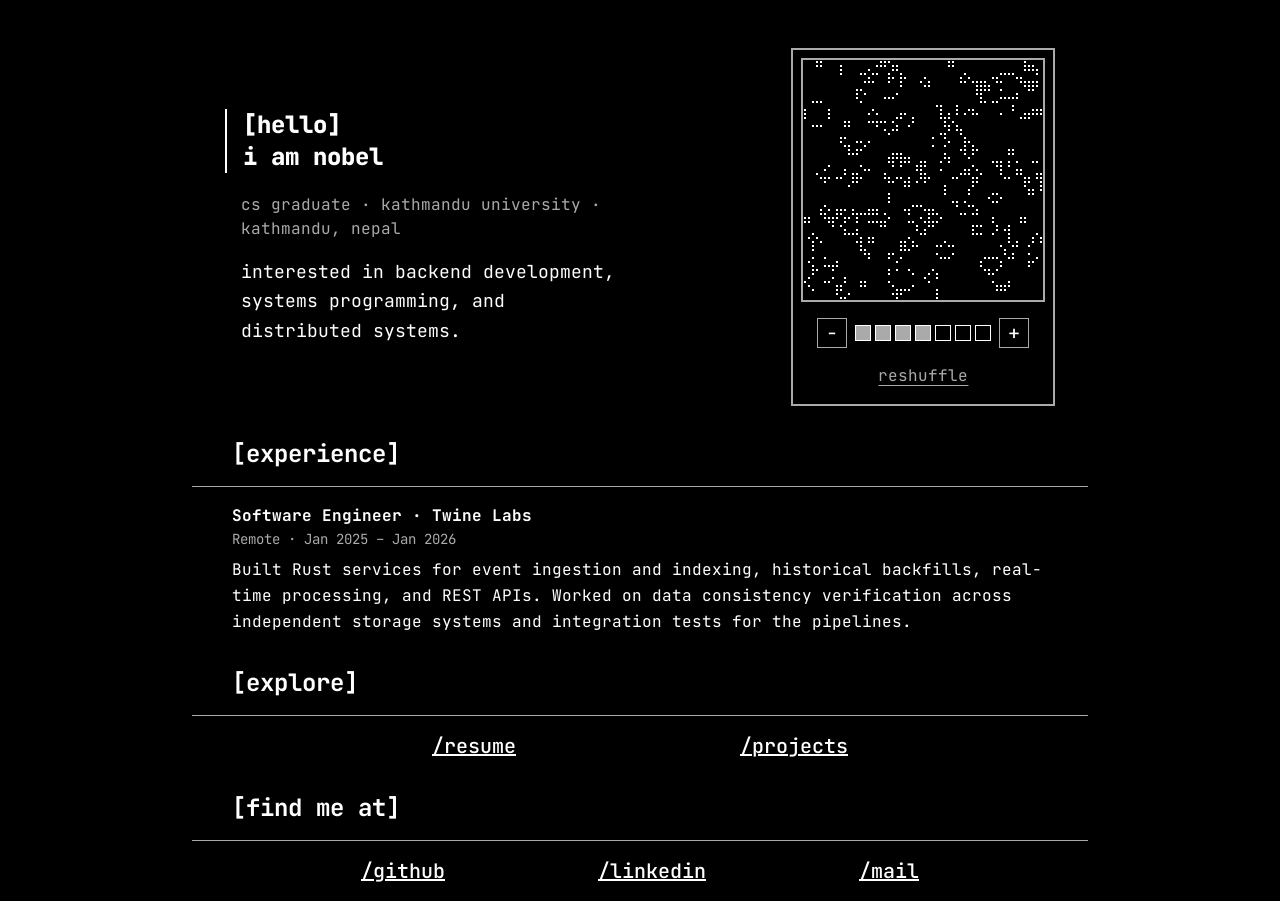
<file: index.html>
<!doctype html>
<html lang="en">
  <head>
    <meta charset="utf-8" />
    <meta name="viewport" content="width=device-width, initial-scale=1" />
    <link rel="apple-touch-icon" sizes="180x180" href="/apple-touch-icon.png" />
    <link rel="icon" type="image/png" sizes="32x32" href="/favicon-32x32.png" />
    <link rel="icon" type="image/png" sizes="16x16" href="/favicon-16x16.png" />
    <link rel="manifest" href="/site.webmanifest" />
    
		<link href="./_app/immutable/assets/0.D-eF9r41.css" rel="stylesheet">
		<link href="./_app/immutable/assets/2.BIlFxeUK.css" rel="stylesheet">
		<link rel="modulepreload" href="./_app/immutable/entry/start.cBkNf4xM.js">
		<link rel="modulepreload" href="./_app/immutable/chunks/entry.DOAYO4Rx.js">
		<link rel="modulepreload" href="./_app/immutable/chunks/scheduler.CtbWrGNo.js">
		<link rel="modulepreload" href="./_app/immutable/entry/app.CWDey1zh.js">
		<link rel="modulepreload" href="./_app/immutable/chunks/index.BZNJAEdk.js">
		<link rel="modulepreload" href="./_app/immutable/nodes/0.DpELvcAu.js">
		<link rel="modulepreload" href="./_app/immutable/nodes/2.CsKT40RC.js">
		<link rel="modulepreload" href="./_app/immutable/chunks/each.D6YF6ztN.js">
		<link rel="modulepreload" href="./_app/immutable/chunks/Footer.WwwM19PL.js"><title>Nobel Singh | Software Engineer</title><!-- HEAD_svelte-qsj3fe_START --><link rel="preconnect" href="https://fonts.googleapis.com"><link rel="preconnect" href="https://fonts.gstatic.com" crossorigin><link href="https://fonts.googleapis.com/css2?family=JetBrains+Mono:ital,wght@0,100..800;1,100..800&display=swap" rel="stylesheet"><!-- HEAD_svelte-qsj3fe_END --><!-- HEAD_svelte-g7r26v_START --><meta name="description" content="Nobel Singh, a computer science graduate from Kathmandu University working on backend services, storage engines, distributed systems, and compilers."><!-- HEAD_svelte-g7r26v_END -->
  </head>

  <body data-sveltekit-preload-data="hover">
    <div style="display: contents">    <main class="min-h-screen max-w-4xl mx-auto flex flex-col justify-evenly"><header class="flex flex-col md:flex-row md:items-center justify-evenly p-4 pt-12 md:pl-4 gap-4 md:gap-8"><div class="w-full md:max-w-[60%]"><h1 class="border-l-2 border-primary pl-4 text-4xl font-extrabold md:text-2xl whitespace-pre-line">[hello]
i am nobel</h1> <div class="mt-5 pl-4 max-w-md space-y-4" data-svelte-h="svelte-a7p6u6"><p class="text-sm sm:text-base text-alt leading-relaxed">cs graduate · kathmandu university · kathmandu, nepal</p> <p class="text-lg leading-relaxed [text-wrap:pretty]">interested in backend development, systems programming, and distributed
        systems.</p></div></div> <div class="border-2 border-alt p-1 md:p-2 flex justify-center md:justify-start"><div><a href="https://en.wikipedia.org/wiki/Conway%27s_Game_of_Life" target="_blank" rel="noreferrer" class="grid border-2 border-alt focus-visible:outline focus-visible:outline-2 focus-visible:outline-offset-4 focus-visible:outline-primary" aria-label="Read about Conway's Game of Life on Wikipedia (opens in a new tab)" title="Conway's Game of Life — Wikipedia"><div aria-hidden="true"></div></a> <div class="flex items-center justify-center gap-2 mt-4"><button type="button" aria-label="Decrease simulation speed" class="px-2 bg-background text-primary border border-alt text-xl disabled:opacity-40" >-</button> <div class="flex gap-1" role="img" aria-label="Simulation speed: 4 of 7"><span class="w-4 h-4 border border-primary bg-alt"></span><span class="w-4 h-4 border border-primary bg-alt"></span><span class="w-4 h-4 border border-primary bg-alt"></span><span class="w-4 h-4 border border-primary bg-alt"></span><span class="w-4 h-4 border border-primary"></span><span class="w-4 h-4 border border-primary"></span><span class="w-4 h-4 border border-primary"></span></div> <button type="button" aria-label="Increase simulation speed" class="px-2 bg-background text-primary border border-alt text-xl disabled:opacity-40" >+</button></div> <div class="flex justify-center mt-2"><button type="button" class="text-alt underline underline-offset-4 hover:text-primary focus-visible:outline focus-visible:outline-offset-4 focus-visible:outline-primary px-2 py-2" data-svelte-h="svelte-rs10h8">reshuffle</button></div> </div></div></header> <section data-svelte-h="svelte-gqgwi8"><h2 class="text-2xl font-bold p-4 pl-10">[experience]</h2> <hr class="border-0 border-t border-alt"> <div class="px-6 md:px-10 py-4 leading-relaxed"><h3 class="font-bold">Software Engineer · Twine Labs</h3> <p class="text-sm text-alt">Remote · Jan 2025 – Jan 2026</p> <p class="mt-2">Built Rust services for event ingestion and indexing, historical
        backfills, real-time processing, and REST APIs. Worked on data
        consistency verification across independent storage systems and
        integration tests for the pipelines.</p></div></section> <section class="" data-svelte-h="svelte-mq4kr3"><h2 class="text-2xl font-bold p-4 pl-10">[explore]</h2> <hr class="border-0 border-t border-alt"> <nav class="flex justify-evenly items-center content-center md:text-xl sm:text-base p-4"><a class="font-medium" href="/nobel_singh_resume.pdf"><u>/resume</u></a> <a class="font-medium" href="/projects/"><u>/projects</u></a></nav></section> <footer class="" data-svelte-h="svelte-aiw6xn"><h2 class="text-2xl font-bold p-4 pl-10">[find me at]</h2> <hr class="border-0 border-t border-alt"> <nav class="flex justify-evenly items-center content-center md:text-xl sm:text-base p-4"><a class="font-medium" href="https://github.com/nobel-sh"><u>/github</u></a> <a class="font-medium" href="https://linkedin.com/in/nobel-singh"><u>/linkedin</u></a> <a class="font-medium" href="mailto:nobel2073@gmail.com"><u>/mail</u></a></nav></footer></main> 
			
			<script>
				{
					__sveltekit_1fxkzw4 = {
						base: new URL(".", location).pathname.slice(0, -1)
					};

					const element = document.currentScript.parentElement;

					const data = [null,null];

					Promise.all([
						import("./_app/immutable/entry/start.cBkNf4xM.js"),
						import("./_app/immutable/entry/app.CWDey1zh.js")
					]).then(([kit, app]) => {
						kit.start(app, element, {
							node_ids: [0, 2],
							data,
							form: null,
							error: null
						});
					});
				}
			</script>
		</div>
  </body>
</html>
</file>
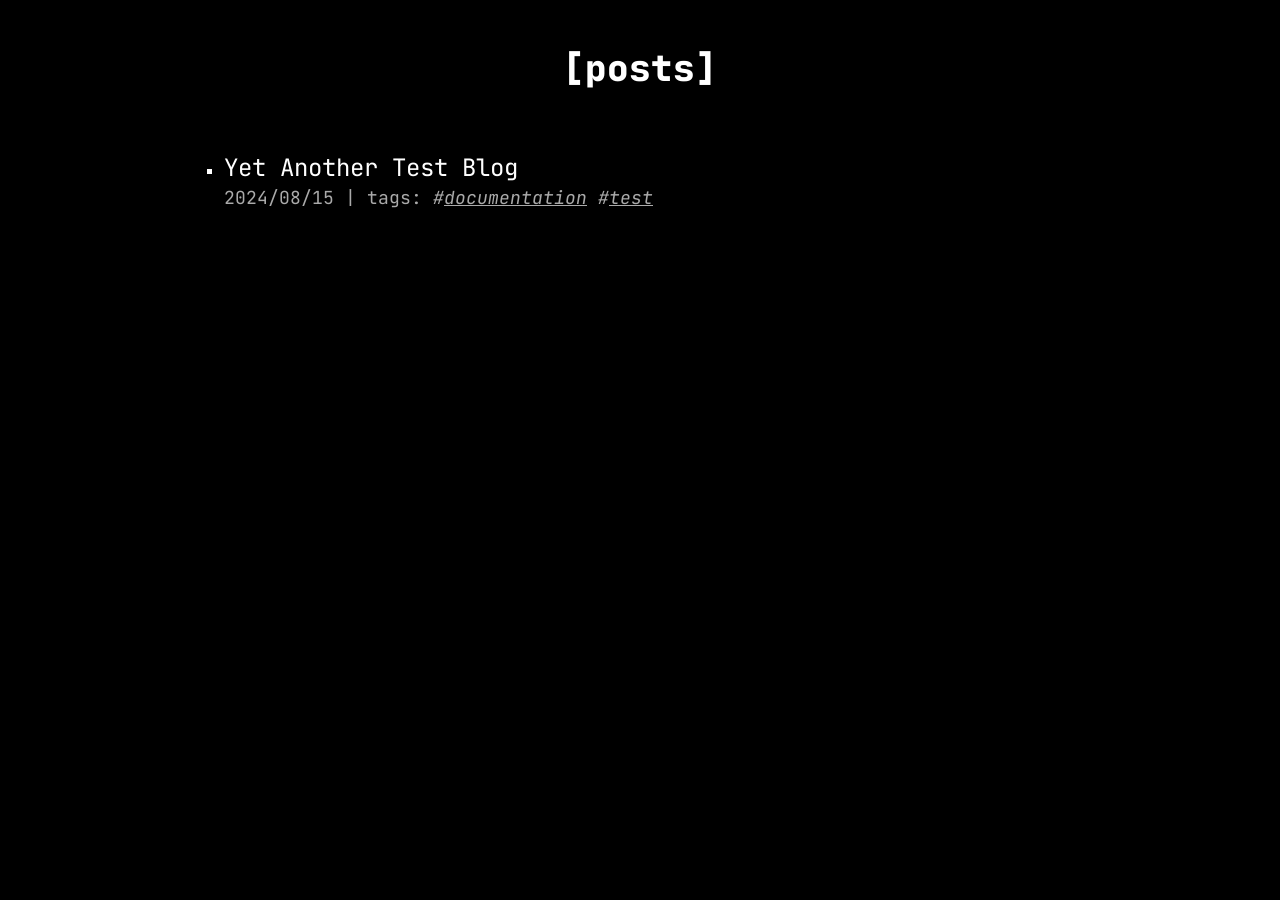
<file: blog/index.html>
<!doctype html>
<html lang="en">
  <head>
    <meta charset="utf-8" />
    <meta name="viewport" content="width=device-width, initial-scale=1" />
    <link rel="apple-touch-icon" sizes="180x180" href="/apple-touch-icon.png" />
    <link rel="icon" type="image/png" sizes="32x32" href="/favicon-32x32.png" />
    <link rel="icon" type="image/png" sizes="16x16" href="/favicon-16x16.png" />
    <link rel="manifest" href="/site.webmanifest" />
    
		<link href="../_app/immutable/assets/0.D-eF9r41.css" rel="stylesheet">
		<link rel="modulepreload" href="../_app/immutable/entry/start.cBkNf4xM.js">
		<link rel="modulepreload" href="../_app/immutable/chunks/entry.DOAYO4Rx.js">
		<link rel="modulepreload" href="../_app/immutable/chunks/scheduler.CtbWrGNo.js">
		<link rel="modulepreload" href="../_app/immutable/entry/app.CWDey1zh.js">
		<link rel="modulepreload" href="../_app/immutable/chunks/index.BZNJAEdk.js">
		<link rel="modulepreload" href="../_app/immutable/nodes/0.DpELvcAu.js">
		<link rel="modulepreload" href="../_app/immutable/nodes/3.BaE4-CZP.js">
		<link rel="modulepreload" href="../_app/immutable/chunks/each.D6YF6ztN.js"><!-- HEAD_svelte-qsj3fe_START --><link rel="preconnect" href="https://fonts.googleapis.com"><link rel="preconnect" href="https://fonts.gstatic.com" crossorigin><link href="https://fonts.googleapis.com/css2?family=JetBrains+Mono:ital,wght@0,100..800;1,100..800&display=swap" rel="stylesheet"><!-- HEAD_svelte-qsj3fe_END -->
  </head>

  <body data-sveltekit-preload-data="hover">
    <div style="display: contents">   <main class="min-h-screen p-4 font-mono"><div class="max-w-4xl mx-auto"><h1 class="text-4xl font-extrabold text-center m-8" data-svelte-h="svelte-93sq96">[posts]</h1> <p class="text-xl p-4" data-svelte-h="svelte-d7s3ep">Loading posts...</p></div></main> 
			
			<script>
				{
					__sveltekit_1fxkzw4 = {
						base: new URL("..", location).pathname.slice(0, -1)
					};

					const element = document.currentScript.parentElement;

					const data = [null,null];

					Promise.all([
						import("../_app/immutable/entry/start.cBkNf4xM.js"),
						import("../_app/immutable/entry/app.CWDey1zh.js")
					]).then(([kit, app]) => {
						kit.start(app, element, {
							node_ids: [0, 3],
							data,
							form: null,
							error: null
						});
					});
				}
			</script>
		</div>
  </body>
</html>
</file>
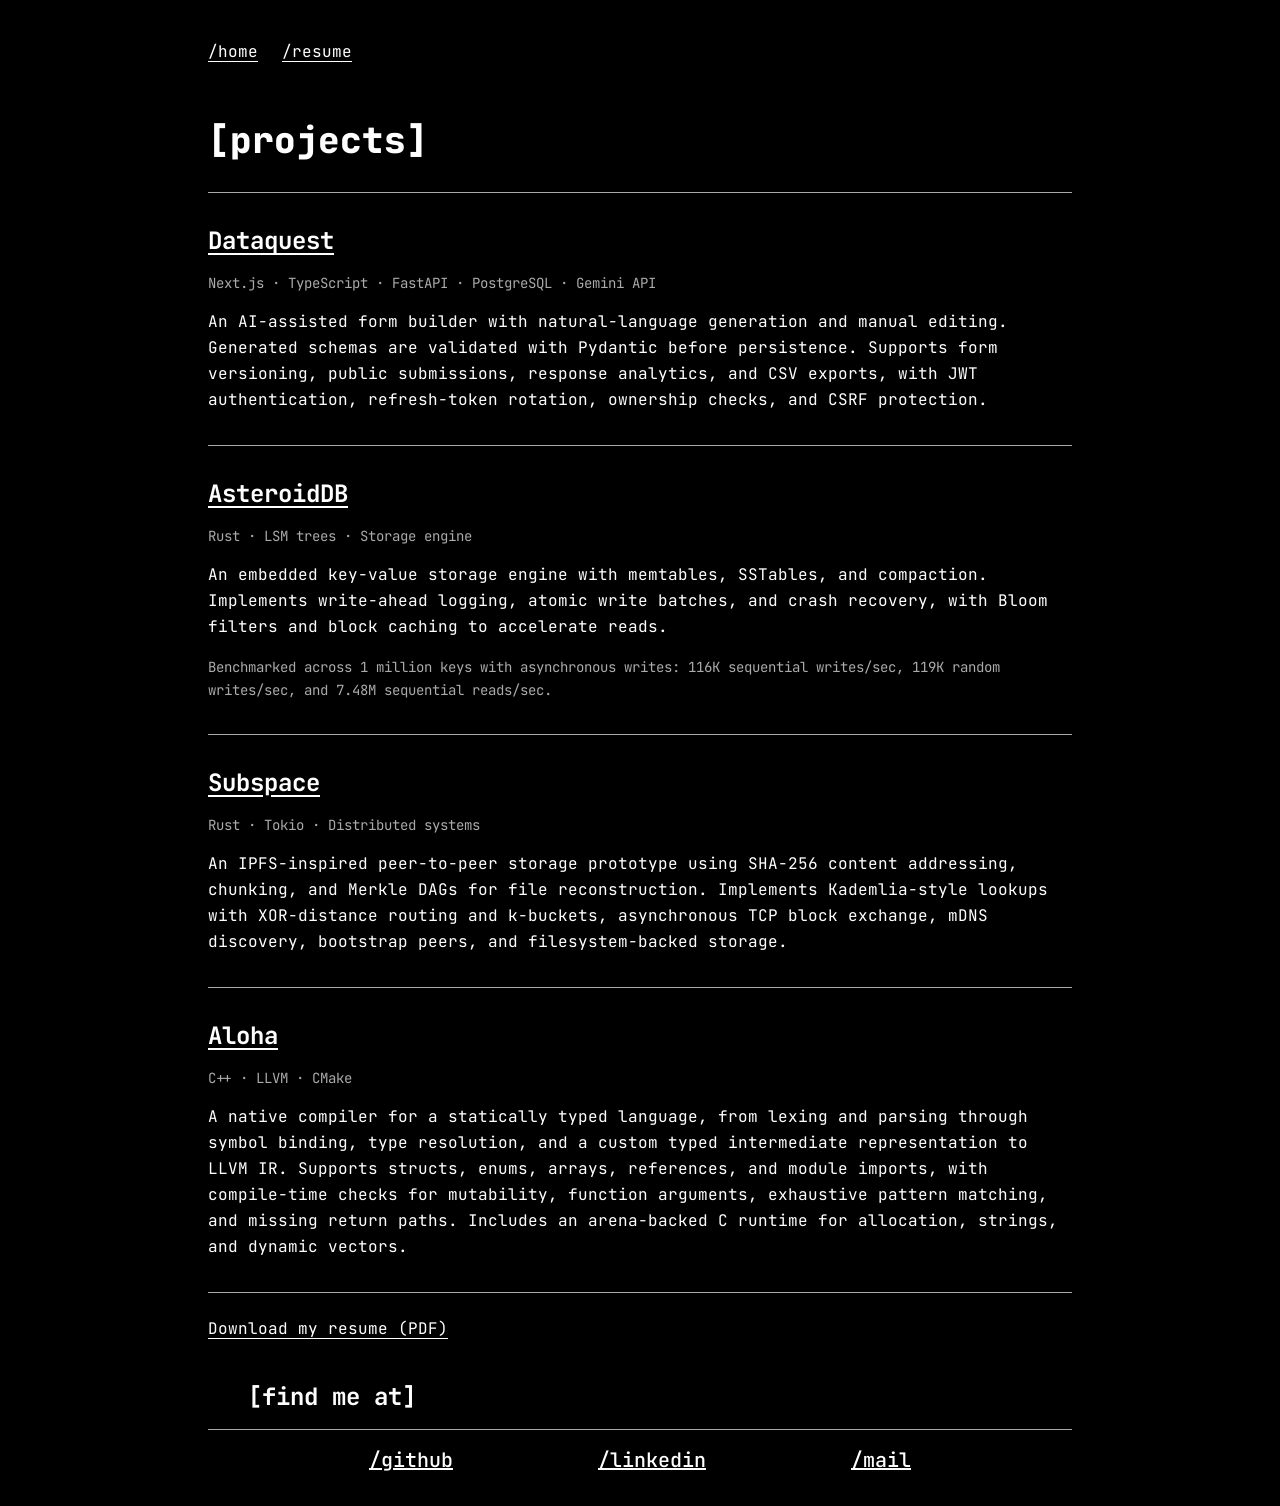
<file: projects/index.html>
<!doctype html>
<html lang="en">
  <head>
    <meta charset="utf-8" />
    <meta name="viewport" content="width=device-width, initial-scale=1" />
    <link rel="apple-touch-icon" sizes="180x180" href="/apple-touch-icon.png" />
    <link rel="icon" type="image/png" sizes="32x32" href="/favicon-32x32.png" />
    <link rel="icon" type="image/png" sizes="16x16" href="/favicon-16x16.png" />
    <link rel="manifest" href="/site.webmanifest" />
    
		<link href="../_app/immutable/assets/0.D-eF9r41.css" rel="stylesheet">
		<link rel="modulepreload" href="../_app/immutable/entry/start.cBkNf4xM.js">
		<link rel="modulepreload" href="../_app/immutable/chunks/entry.DOAYO4Rx.js">
		<link rel="modulepreload" href="../_app/immutable/chunks/scheduler.CtbWrGNo.js">
		<link rel="modulepreload" href="../_app/immutable/entry/app.CWDey1zh.js">
		<link rel="modulepreload" href="../_app/immutable/chunks/index.BZNJAEdk.js">
		<link rel="modulepreload" href="../_app/immutable/nodes/0.DpELvcAu.js">
		<link rel="modulepreload" href="../_app/immutable/nodes/6.BIHbSHJR.js">
		<link rel="modulepreload" href="../_app/immutable/chunks/each.D6YF6ztN.js">
		<link rel="modulepreload" href="../_app/immutable/chunks/Footer.WwwM19PL.js"><title>Projects | Nobel Singh</title><!-- HEAD_svelte-qsj3fe_START --><link rel="preconnect" href="https://fonts.googleapis.com"><link rel="preconnect" href="https://fonts.gstatic.com" crossorigin><link href="https://fonts.googleapis.com/css2?family=JetBrains+Mono:ital,wght@0,100..800;1,100..800&display=swap" rel="stylesheet"><!-- HEAD_svelte-qsj3fe_END --><!-- HEAD_svelte-1u9hpnm_START --><meta name="description" content="Projects by Nobel Singh: Dataquest, an AI-assisted form builder; AsteroidDB, a storage engine; Subspace, peer-to-peer storage; and Aloha, a native compiler."><!-- HEAD_svelte-1u9hpnm_END -->
  </head>

  <body data-sveltekit-preload-data="hover">
    <div style="display: contents">    <main class="min-h-screen max-w-4xl mx-auto flex flex-col p-4"><nav aria-label="Main navigation" class="flex flex-wrap gap-6 py-6" data-svelte-h="svelte-1moxngl"><a href="/" class="underline underline-offset-4">/home</a> <a href="/nobel_singh_resume.pdf" class="underline underline-offset-4">/resume</a></nav> <header class="py-8 border-b border-alt" data-svelte-h="svelte-1qimcmy"><h1 class="text-3xl sm:text-4xl font-extrabold">[projects]</h1></header> <div class="divide-y divide-alt"><article class="py-8 space-y-4"><h2 class="text-2xl font-bold"><a href="https://github.com/nobel-sh/dataquest" class="underline underline-offset-4">Dataquest</a></h2> <p class="text-sm text-alt">Next.js · TypeScript · FastAPI · PostgreSQL · Gemini API</p> <p class="leading-relaxed">An AI-assisted form builder with natural-language generation and manual editing. Generated schemas are validated with Pydantic before persistence. Supports form versioning, public submissions, response analytics, and CSV exports, with JWT authentication, refresh-token rotation, ownership checks, and CSRF protection.</p>  </article><article class="py-8 space-y-4"><h2 class="text-2xl font-bold"><a href="https://github.com/nobel-sh/AsteroidDB" class="underline underline-offset-4">AsteroidDB</a></h2> <p class="text-sm text-alt">Rust · LSM trees · Storage engine</p> <p class="leading-relaxed">An embedded key-value storage engine with memtables, SSTables, and compaction. Implements write-ahead logging, atomic write batches, and crash recovery, with Bloom filters and block caching to accelerate reads.</p> <p class="text-sm text-alt leading-relaxed">Benchmarked across 1 million keys with asynchronous writes: 116K sequential writes/sec, 119K random writes/sec, and 7.48M sequential reads/sec.</p> </article><article class="py-8 space-y-4"><h2 class="text-2xl font-bold"><a href="https://github.com/nobel-sh/subspace" class="underline underline-offset-4">Subspace</a></h2> <p class="text-sm text-alt">Rust · Tokio · Distributed systems</p> <p class="leading-relaxed">An IPFS-inspired peer-to-peer storage prototype using SHA-256 content addressing, chunking, and Merkle DAGs for file reconstruction. Implements Kademlia-style lookups with XOR-distance routing and k-buckets, asynchronous TCP block exchange, mDNS discovery, bootstrap peers, and filesystem-backed storage.</p>  </article><article class="py-8 space-y-4"><h2 class="text-2xl font-bold"><a href="https://github.com/nobel-sh/aloha" class="underline underline-offset-4">Aloha</a></h2> <p class="text-sm text-alt">C++ · LLVM · CMake</p> <p class="leading-relaxed">A native compiler for a statically typed language, from lexing and parsing through symbol binding, type resolution, and a custom typed intermediate representation to LLVM IR. Supports structs, enums, arrays, references, and module imports, with compile-time checks for mutability, function arguments, exhaustive pattern matching, and missing return paths. Includes an arena-backed C runtime for allocation, strings, and dynamic vectors.</p>  </article></div> <p class="py-6 border-t border-alt" data-svelte-h="svelte-pwf1z0"><a href="/nobel_singh_resume.pdf" download class="underline underline-offset-4">Download my resume (PDF)</a></p> <footer class="" data-svelte-h="svelte-aiw6xn"><h2 class="text-2xl font-bold p-4 pl-10">[find me at]</h2> <hr class="border-0 border-t border-alt"> <nav class="flex justify-evenly items-center content-center md:text-xl sm:text-base p-4"><a class="font-medium" href="https://github.com/nobel-sh"><u>/github</u></a> <a class="font-medium" href="https://linkedin.com/in/nobel-singh"><u>/linkedin</u></a> <a class="font-medium" href="mailto:nobel2073@gmail.com"><u>/mail</u></a></nav></footer></main> 
			
			<script>
				{
					__sveltekit_1fxkzw4 = {
						base: new URL("..", location).pathname.slice(0, -1)
					};

					const element = document.currentScript.parentElement;

					const data = [null,null];

					Promise.all([
						import("../_app/immutable/entry/start.cBkNf4xM.js"),
						import("../_app/immutable/entry/app.CWDey1zh.js")
					]).then(([kit, app]) => {
						kit.start(app, element, {
							node_ids: [0, 6],
							data,
							form: null,
							error: null
						});
					});
				}
			</script>
		</div>
  </body>
</html>
</file>
<file: _app/immutable/assets/0.D-eF9r41.css>
*,:before,:after{box-sizing:border-box;border-width:0;border-style:solid;border-color:#e5e7eb}:before,:after{--tw-content: ""}html,:host{line-height:1.5;-webkit-text-size-adjust:100%;-moz-tab-size:4;-o-tab-size:4;tab-size:4;font-family:ui-sans-serif,system-ui,sans-serif,"Apple Color Emoji","Segoe UI Emoji",Segoe UI Symbol,"Noto Color Emoji";font-feature-settings:normal;font-variation-settings:normal;-webkit-tap-highlight-color:transparent}body{margin:0;line-height:inherit}hr{height:0;color:inherit;border-top-width:1px}abbr:where([title]){-webkit-text-decoration:underline dotted;text-decoration:underline dotted}h1,h2,h3,h4,h5,h6{font-size:inherit;font-weight:inherit}a{color:inherit;text-decoration:inherit}b,strong{font-weight:bolder}code,kbd,samp,pre{font-family:JetBrains Mono,monospace;font-feature-settings:normal;font-variation-settings:normal;font-size:1em}small{font-size:80%}sub,sup{font-size:75%;line-height:0;position:relative;vertical-align:baseline}sub{bottom:-.25em}sup{top:-.5em}table{text-indent:0;border-color:inherit;border-collapse:collapse}button,input,optgroup,select,textarea{font-family:inherit;font-feature-settings:inherit;font-variation-settings:inherit;font-size:100%;font-weight:inherit;line-height:inherit;letter-spacing:inherit;color:inherit;margin:0;padding:0}button,select{text-transform:none}button,input:where([type=button]),input:where([type=reset]),input:where([type=submit]){-webkit-appearance:button;background-color:transparent;background-image:none}:-moz-focusring{outline:auto}:-moz-ui-invalid{box-shadow:none}progress{vertical-align:baseline}::-webkit-inner-spin-button,::-webkit-outer-spin-button{height:auto}[type=search]{-webkit-appearance:textfield;outline-offset:-2px}::-webkit-search-decoration{-webkit-appearance:none}::-webkit-file-upload-button{-webkit-appearance:button;font:inherit}summary{display:list-item}blockquote,dl,dd,h1,h2,h3,h4,h5,h6,hr,figure,p,pre{margin:0}fieldset{margin:0;padding:0}legend{padding:0}ol,ul,menu{list-style:none;margin:0;padding:0}dialog{padding:0}textarea{resize:vertical}input::-moz-placeholder,textarea::-moz-placeholder{opacity:1;color:#9ca3af}input::placeholder,textarea::placeholder{opacity:1;color:#9ca3af}button,[role=button]{cursor:pointer}:disabled{cursor:default}img,svg,video,canvas,audio,iframe,embed,object{display:block;vertical-align:middle}img,video{max-width:100%;height:auto}[hidden]{display:none}html,body{height:100%;--tw-bg-opacity: 1;background-color:rgb(0 0 0 / var(--tw-bg-opacity));font-family:JetBrains Mono,monospace;--tw-text-opacity: 1;color:rgb(255 255 255 / var(--tw-text-opacity))}*,:before,:after{--tw-border-spacing-x: 0;--tw-border-spacing-y: 0;--tw-translate-x: 0;--tw-translate-y: 0;--tw-rotate: 0;--tw-skew-x: 0;--tw-skew-y: 0;--tw-scale-x: 1;--tw-scale-y: 1;--tw-pan-x: ;--tw-pan-y: ;--tw-pinch-zoom: ;--tw-scroll-snap-strictness: proximity;--tw-gradient-from-position: ;--tw-gradient-via-position: ;--tw-gradient-to-position: ;--tw-ordinal: ;--tw-slashed-zero: ;--tw-numeric-figure: ;--tw-numeric-spacing: ;--tw-numeric-fraction: ;--tw-ring-inset: ;--tw-ring-offset-width: 0px;--tw-ring-offset-color: #fff;--tw-ring-color: rgb(59 130 246 / .5);--tw-ring-offset-shadow: 0 0 #0000;--tw-ring-shadow: 0 0 #0000;--tw-shadow: 0 0 #0000;--tw-shadow-colored: 0 0 #0000;--tw-blur: ;--tw-brightness: ;--tw-contrast: ;--tw-grayscale: ;--tw-hue-rotate: ;--tw-invert: ;--tw-saturate: ;--tw-sepia: ;--tw-drop-shadow: ;--tw-backdrop-blur: ;--tw-backdrop-brightness: ;--tw-backdrop-contrast: ;--tw-backdrop-grayscale: ;--tw-backdrop-hue-rotate: ;--tw-backdrop-invert: ;--tw-backdrop-opacity: ;--tw-backdrop-saturate: ;--tw-backdrop-sepia: ;--tw-contain-size: ;--tw-contain-layout: ;--tw-contain-paint: ;--tw-contain-style: }::backdrop{--tw-border-spacing-x: 0;--tw-border-spacing-y: 0;--tw-translate-x: 0;--tw-translate-y: 0;--tw-rotate: 0;--tw-skew-x: 0;--tw-skew-y: 0;--tw-scale-x: 1;--tw-scale-y: 1;--tw-pan-x: ;--tw-pan-y: ;--tw-pinch-zoom: ;--tw-scroll-snap-strictness: proximity;--tw-gradient-from-position: ;--tw-gradient-via-position: ;--tw-gradient-to-position: ;--tw-ordinal: ;--tw-slashed-zero: ;--tw-numeric-figure: ;--tw-numeric-spacing: ;--tw-numeric-fraction: ;--tw-ring-inset: ;--tw-ring-offset-width: 0px;--tw-ring-offset-color: #fff;--tw-ring-color: rgb(59 130 246 / .5);--tw-ring-offset-shadow: 0 0 #0000;--tw-ring-shadow: 0 0 #0000;--tw-shadow: 0 0 #0000;--tw-shadow-colored: 0 0 #0000;--tw-blur: ;--tw-brightness: ;--tw-contrast: ;--tw-grayscale: ;--tw-hue-rotate: ;--tw-invert: ;--tw-saturate: ;--tw-sepia: ;--tw-drop-shadow: ;--tw-backdrop-blur: ;--tw-backdrop-brightness: ;--tw-backdrop-contrast: ;--tw-backdrop-grayscale: ;--tw-backdrop-hue-rotate: ;--tw-backdrop-invert: ;--tw-backdrop-opacity: ;--tw-backdrop-saturate: ;--tw-backdrop-sepia: ;--tw-contain-size: ;--tw-contain-layout: ;--tw-contain-paint: ;--tw-contain-style: }.prose{color:var(--tw-prose-body);max-width:65ch}.prose :where(p):not(:where([class~=not-prose],[class~=not-prose] *)){margin-top:1.25em;margin-bottom:1.25em}.prose :where([class~=lead]):not(:where([class~=not-prose],[class~=not-prose] *)){color:var(--tw-prose-lead);font-size:1.25em;line-height:1.6;margin-top:1.2em;margin-bottom:1.2em}.prose :where(a):not(:where([class~=not-prose],[class~=not-prose] *)){color:var(--tw-prose-links);text-decoration:underline;font-weight:500}.prose :where(strong):not(:where([class~=not-prose],[class~=not-prose] *)){color:var(--tw-prose-bold);font-weight:600}.prose :where(a strong):not(:where([class~=not-prose],[class~=not-prose] *)){color:inherit}.prose :where(blockquote strong):not(:where([class~=not-prose],[class~=not-prose] *)){color:inherit}.prose :where(thead th strong):not(:where([class~=not-prose],[class~=not-prose] *)){color:inherit}.prose :where(ol):not(:where([class~=not-prose],[class~=not-prose] *)){list-style-type:decimal;margin-top:1.25em;margin-bottom:1.25em;padding-inline-start:1.625em}.prose :where(ol[type=A]):not(:where([class~=not-prose],[class~=not-prose] *)){list-style-type:upper-alpha}.prose :where(ol[type=a]):not(:where([class~=not-prose],[class~=not-prose] *)){list-style-type:lower-alpha}.prose :where(ol[type=A s]):not(:where([class~=not-prose],[class~=not-prose] *)){list-style-type:upper-alpha}.prose :where(ol[type=a s]):not(:where([class~=not-prose],[class~=not-prose] *)){list-style-type:lower-alpha}.prose :where(ol[type=I]):not(:where([class~=not-prose],[class~=not-prose] *)){list-style-type:upper-roman}.prose :where(ol[type=i]):not(:where([class~=not-prose],[class~=not-prose] *)){list-style-type:lower-roman}.prose :where(ol[type=I s]):not(:where([class~=not-prose],[class~=not-prose] *)){list-style-type:upper-roman}.prose :where(ol[type=i s]):not(:where([class~=not-prose],[class~=not-prose] *)){list-style-type:lower-roman}.prose :where(ol[type="1"]):not(:where([class~=not-prose],[class~=not-prose] *)){list-style-type:decimal}.prose :where(ul):not(:where([class~=not-prose],[class~=not-prose] *)){list-style-type:disc;margin-top:1.25em;margin-bottom:1.25em;padding-inline-start:1.625em}.prose :where(ol>li):not(:where([class~=not-prose],[class~=not-prose] *))::marker{font-weight:400;color:var(--tw-prose-counters)}.prose :where(ul>li):not(:where([class~=not-prose],[class~=not-prose] *))::marker{color:var(--tw-prose-bullets)}.prose :where(dt):not(:where([class~=not-prose],[class~=not-prose] *)){color:var(--tw-prose-headings);font-weight:600;margin-top:1.25em}.prose :where(hr):not(:where([class~=not-prose],[class~=not-prose] *)){border-color:var(--tw-prose-hr);border-top-width:1px;margin-top:3em;margin-bottom:3em}.prose :where(blockquote):not(:where([class~=not-prose],[class~=not-prose] *)){font-weight:500;font-style:italic;color:var(--tw-prose-quotes);border-inline-start-width:.25rem;border-inline-start-color:var(--tw-prose-quote-borders);quotes:"“""”""‘""’";margin-top:1.6em;margin-bottom:1.6em;padding-inline-start:1em}.prose :where(blockquote p:first-of-type):not(:where([class~=not-prose],[class~=not-prose] *)):before{content:open-quote}.prose :where(blockquote p:last-of-type):not(:where([class~=not-prose],[class~=not-prose] *)):after{content:close-quote}.prose :where(h1):not(:where([class~=not-prose],[class~=not-prose] *)){color:var(--tw-prose-headings);font-weight:800;font-size:2.25em;margin-top:0;margin-bottom:.8888889em;line-height:1.1111111}.prose :where(h1 strong):not(:where([class~=not-prose],[class~=not-prose] *)){font-weight:900;color:inherit}.prose :where(h2):not(:where([class~=not-prose],[class~=not-prose] *)){color:var(--tw-prose-headings);font-weight:700;font-size:1.5em;margin-top:2em;margin-bottom:1em;line-height:1.3333333}.prose :where(h2 strong):not(:where([class~=not-prose],[class~=not-prose] *)){font-weight:800;color:inherit}.prose :where(h3):not(:where([class~=not-prose],[class~=not-prose] *)){color:var(--tw-prose-headings);font-weight:600;font-size:1.25em;margin-top:1.6em;margin-bottom:.6em;line-height:1.6}.prose :where(h3 strong):not(:where([class~=not-prose],[class~=not-prose] *)){font-weight:700;color:inherit}.prose :where(h4):not(:where([class~=not-prose],[class~=not-prose] *)){color:var(--tw-prose-headings);font-weight:600;margin-top:1.5em;margin-bottom:.5em;line-height:1.5}.prose :where(h4 strong):not(:where([class~=not-prose],[class~=not-prose] *)){font-weight:700;color:inherit}.prose :where(img):not(:where([class~=not-prose],[class~=not-prose] *)){margin-top:2em;margin-bottom:2em}.prose :where(picture):not(:where([class~=not-prose],[class~=not-prose] *)){display:block;margin-top:2em;margin-bottom:2em}.prose :where(video):not(:where([class~=not-prose],[class~=not-prose] *)){margin-top:2em;margin-bottom:2em}.prose :where(kbd):not(:where([class~=not-prose],[class~=not-prose] *)){font-weight:500;font-family:inherit;color:var(--tw-prose-kbd);box-shadow:0 0 0 1px rgb(var(--tw-prose-kbd-shadows) / 10%),0 3px rgb(var(--tw-prose-kbd-shadows) / 10%);font-size:.875em;border-radius:.3125rem;padding-top:.1875em;padding-inline-end:.375em;padding-bottom:.1875em;padding-inline-start:.375em}.prose :where(code):not(:where([class~=not-prose],[class~=not-prose] *)){color:var(--tw-prose-code);font-weight:600;font-size:.875em}.prose :where(code):not(:where([class~=not-prose],[class~=not-prose] *)):before{content:"`"}.prose :where(code):not(:where([class~=not-prose],[class~=not-prose] *)):after{content:"`"}.prose :where(a code):not(:where([class~=not-prose],[class~=not-prose] *)){color:inherit}.prose :where(h1 code):not(:where([class~=not-prose],[class~=not-prose] *)){color:inherit}.prose :where(h2 code):not(:where([class~=not-prose],[class~=not-prose] *)){color:inherit;font-size:.875em}.prose :where(h3 code):not(:where([class~=not-prose],[class~=not-prose] *)){color:inherit;font-size:.9em}.prose :where(h4 code):not(:where([class~=not-prose],[class~=not-prose] *)){color:inherit}.prose :where(blockquote code):not(:where([class~=not-prose],[class~=not-prose] *)){color:inherit}.prose :where(thead th code):not(:where([class~=not-prose],[class~=not-prose] *)){color:inherit}.prose :where(pre):not(:where([class~=not-prose],[class~=not-prose] *)){color:var(--tw-prose-pre-code);background-color:var(--tw-prose-pre-bg);overflow-x:auto;font-weight:400;font-size:.875em;line-height:1.7142857;margin-top:1.7142857em;margin-bottom:1.7142857em;border-radius:.375rem;padding-top:.8571429em;padding-inline-end:1.1428571em;padding-bottom:.8571429em;padding-inline-start:1.1428571em}.prose :where(pre code):not(:where([class~=not-prose],[class~=not-prose] *)){background-color:transparent;border-width:0;border-radius:0;padding:0;font-weight:inherit;color:inherit;font-size:inherit;font-family:inherit;line-height:inherit}.prose :where(pre code):not(:where([class~=not-prose],[class~=not-prose] *)):before{content:none}.prose :where(pre code):not(:where([class~=not-prose],[class~=not-prose] *)):after{content:none}.prose :where(table):not(:where([class~=not-prose],[class~=not-prose] *)){width:100%;table-layout:auto;text-align:start;margin-top:2em;margin-bottom:2em;font-size:.875em;line-height:1.7142857}.prose :where(thead):not(:where([class~=not-prose],[class~=not-prose] *)){border-bottom-width:1px;border-bottom-color:var(--tw-prose-th-borders)}.prose :where(thead th):not(:where([class~=not-prose],[class~=not-prose] *)){color:var(--tw-prose-headings);font-weight:600;vertical-align:bottom;padding-inline-end:.5714286em;padding-bottom:.5714286em;padding-inline-start:.5714286em}.prose :where(tbody tr):not(:where([class~=not-prose],[class~=not-prose] *)){border-bottom-width:1px;border-bottom-color:var(--tw-prose-td-borders)}.prose :where(tbody tr:last-child):not(:where([class~=not-prose],[class~=not-prose] *)){border-bottom-width:0}.prose :where(tbody td):not(:where([class~=not-prose],[class~=not-prose] *)){vertical-align:baseline}.prose :where(tfoot):not(:where([class~=not-prose],[class~=not-prose] *)){border-top-width:1px;border-top-color:var(--tw-prose-th-borders)}.prose :where(tfoot td):not(:where([class~=not-prose],[class~=not-prose] *)){vertical-align:top}.prose :where(figure>*):not(:where([class~=not-prose],[class~=not-prose] *)){margin-top:0;margin-bottom:0}.prose :where(figcaption):not(:where([class~=not-prose],[class~=not-prose] *)){color:var(--tw-prose-captions);font-size:.875em;line-height:1.4285714;margin-top:.8571429em}.prose{--tw-prose-body: #374151;--tw-prose-headings: #111827;--tw-prose-lead: #4b5563;--tw-prose-links: #111827;--tw-prose-bold: #111827;--tw-prose-counters: #6b7280;--tw-prose-bullets: #d1d5db;--tw-prose-hr: #e5e7eb;--tw-prose-quotes: #111827;--tw-prose-quote-borders: #e5e7eb;--tw-prose-captions: #6b7280;--tw-prose-kbd: #111827;--tw-prose-kbd-shadows: 17 24 39;--tw-prose-code: #111827;--tw-prose-pre-code: #e5e7eb;--tw-prose-pre-bg: #1f2937;--tw-prose-th-borders: #d1d5db;--tw-prose-td-borders: #e5e7eb;--tw-prose-invert-body: #d1d5db;--tw-prose-invert-headings: #fff;--tw-prose-invert-lead: #9ca3af;--tw-prose-invert-links: #fff;--tw-prose-invert-bold: #fff;--tw-prose-invert-counters: #9ca3af;--tw-prose-invert-bullets: #4b5563;--tw-prose-invert-hr: #374151;--tw-prose-invert-quotes: #f3f4f6;--tw-prose-invert-quote-borders: #374151;--tw-prose-invert-captions: #9ca3af;--tw-prose-invert-kbd: #fff;--tw-prose-invert-kbd-shadows: 255 255 255;--tw-prose-invert-code: #fff;--tw-prose-invert-pre-code: #d1d5db;--tw-prose-invert-pre-bg: rgb(0 0 0 / 50%);--tw-prose-invert-th-borders: #4b5563;--tw-prose-invert-td-borders: #374151;font-size:1rem;line-height:1.75}.prose :where(picture>img):not(:where([class~=not-prose],[class~=not-prose] *)){margin-top:0;margin-bottom:0}.prose :where(li):not(:where([class~=not-prose],[class~=not-prose] *)){margin-top:.5em;margin-bottom:.5em}.prose :where(ol>li):not(:where([class~=not-prose],[class~=not-prose] *)){padding-inline-start:.375em}.prose :where(ul>li):not(:where([class~=not-prose],[class~=not-prose] *)){padding-inline-start:.375em}.prose :where(.prose>ul>li p):not(:where([class~=not-prose],[class~=not-prose] *)){margin-top:.75em;margin-bottom:.75em}.prose :where(.prose>ul>li>p:first-child):not(:where([class~=not-prose],[class~=not-prose] *)){margin-top:1.25em}.prose :where(.prose>ul>li>p:last-child):not(:where([class~=not-prose],[class~=not-prose] *)){margin-bottom:1.25em}.prose :where(.prose>ol>li>p:first-child):not(:where([class~=not-prose],[class~=not-prose] *)){margin-top:1.25em}.prose :where(.prose>ol>li>p:last-child):not(:where([class~=not-prose],[class~=not-prose] *)){margin-bottom:1.25em}.prose :where(ul ul,ul ol,ol ul,ol ol):not(:where([class~=not-prose],[class~=not-prose] *)){margin-top:.75em;margin-bottom:.75em}.prose :where(dl):not(:where([class~=not-prose],[class~=not-prose] *)){margin-top:1.25em;margin-bottom:1.25em}.prose :where(dd):not(:where([class~=not-prose],[class~=not-prose] *)){margin-top:.5em;padding-inline-start:1.625em}.prose :where(hr+*):not(:where([class~=not-prose],[class~=not-prose] *)){margin-top:0}.prose :where(h2+*):not(:where([class~=not-prose],[class~=not-prose] *)){margin-top:0}.prose :where(h3+*):not(:where([class~=not-prose],[class~=not-prose] *)){margin-top:0}.prose :where(h4+*):not(:where([class~=not-prose],[class~=not-prose] *)){margin-top:0}.prose :where(thead th:first-child):not(:where([class~=not-prose],[class~=not-prose] *)){padding-inline-start:0}.prose :where(thead th:last-child):not(:where([class~=not-prose],[class~=not-prose] *)){padding-inline-end:0}.prose :where(tbody td,tfoot td):not(:where([class~=not-prose],[class~=not-prose] *)){padding-top:.5714286em;padding-inline-end:.5714286em;padding-bottom:.5714286em;padding-inline-start:.5714286em}.prose :where(tbody td:first-child,tfoot td:first-child):not(:where([class~=not-prose],[class~=not-prose] *)){padding-inline-start:0}.prose :where(tbody td:last-child,tfoot td:last-child):not(:where([class~=not-prose],[class~=not-prose] *)){padding-inline-end:0}.prose :where(figure):not(:where([class~=not-prose],[class~=not-prose] *)){margin-top:2em;margin-bottom:2em}.prose :where(.prose>:first-child):not(:where([class~=not-prose],[class~=not-prose] *)){margin-top:0}.prose :where(.prose>:last-child):not(:where([class~=not-prose],[class~=not-prose] *)){margin-bottom:0}.header{margin:1rem;border-bottom-width:4px;--tw-border-opacity: 1;border-color:rgb(255 255 255 / var(--tw-border-opacity));padding:1rem;text-align:center;font-size:2.25rem;line-height:2.5rem}.m-2{margin:.5rem}.m-4{margin:1rem}.m-8{margin:2rem}.mx-auto{margin-left:auto;margin-right:auto}.my-4{margin-top:1rem;margin-bottom:1rem}.mb-4{margin-bottom:1rem}.mr-8{margin-right:2rem}.mt-2{margin-top:.5rem}.mt-4{margin-top:1rem}.mt-5{margin-top:1.25rem}.block{display:block}.flex{display:flex}.table{display:table}.grid{display:grid}.contents{display:contents}.h-4{height:1rem}.min-h-screen{min-height:100vh}.w-4{width:1rem}.w-full{width:100%}.min-w-\[100\%\]{min-width:100%}.max-w-4xl{max-width:56rem}.max-w-full{max-width:100%}.max-w-md{max-width:28rem}.border-collapse{border-collapse:collapse}.list-inside{list-style-position:inside}.list-disc{list-style-type:disc}.flex-col{flex-direction:column}.flex-wrap{flex-wrap:wrap}.content-center{align-content:center}.items-center{align-items:center}.justify-end{justify-content:flex-end}.justify-center{justify-content:center}.justify-evenly{justify-content:space-evenly}.gap-1{gap:.25rem}.gap-2{gap:.5rem}.gap-4{gap:1rem}.gap-6{gap:1.5rem}.space-y-2>:not([hidden])~:not([hidden]){--tw-space-y-reverse: 0;margin-top:calc(.5rem * calc(1 - var(--tw-space-y-reverse)));margin-bottom:calc(.5rem * var(--tw-space-y-reverse))}.space-y-4>:not([hidden])~:not([hidden]){--tw-space-y-reverse: 0;margin-top:calc(1rem * calc(1 - var(--tw-space-y-reverse)));margin-bottom:calc(1rem * var(--tw-space-y-reverse))}.divide-y>:not([hidden])~:not([hidden]){--tw-divide-y-reverse: 0;border-top-width:calc(1px * calc(1 - var(--tw-divide-y-reverse)));border-bottom-width:calc(1px * var(--tw-divide-y-reverse))}.divide-alt>:not([hidden])~:not([hidden]){--tw-divide-opacity: 1;border-color:rgb(170 170 170 / var(--tw-divide-opacity))}.whitespace-pre-line{white-space:pre-line}.rounded{border-radius:.25rem}.border{border-width:1px}.border-0{border-width:0px}.border-2{border-width:2px}.border-b{border-bottom-width:1px}.border-b-\[2px\]{border-bottom-width:2px}.border-l-2{border-left-width:2px}.border-l-4{border-left-width:4px}.border-t{border-top-width:1px}.border-t-2{border-top-width:2px}.border-dashed{border-style:dashed}.border-alt{--tw-border-opacity: 1;border-color:rgb(170 170 170 / var(--tw-border-opacity))}.border-background{--tw-border-opacity: 1;border-color:rgb(0 0 0 / var(--tw-border-opacity))}.border-primary{--tw-border-opacity: 1;border-color:rgb(255 255 255 / var(--tw-border-opacity))}.bg-alt{--tw-bg-opacity: 1;background-color:rgb(170 170 170 / var(--tw-bg-opacity))}.bg-background{--tw-bg-opacity: 1;background-color:rgb(0 0 0 / var(--tw-bg-opacity))}.bg-primary{--tw-bg-opacity: 1;background-color:rgb(255 255 255 / var(--tw-bg-opacity))}.p-1{padding:.25rem}.p-2{padding:.5rem}.p-4{padding:1rem}.px-2{padding-left:.5rem;padding-right:.5rem}.px-6{padding-left:1.5rem;padding-right:1.5rem}.py-2{padding-top:.5rem;padding-bottom:.5rem}.py-4{padding-top:1rem;padding-bottom:1rem}.py-6{padding-top:1.5rem;padding-bottom:1.5rem}.py-8{padding-top:2rem;padding-bottom:2rem}.pb-4{padding-bottom:1rem}.pl-10{padding-left:2.5rem}.pl-4{padding-left:1rem}.pt-12{padding-top:3rem}.text-center{text-align:center}.text-justify{text-align:justify}.font-mono{font-family:JetBrains Mono,monospace}.text-2xl{font-size:1.5rem;line-height:2rem}.text-3xl{font-size:1.875rem;line-height:2.25rem}.text-4xl{font-size:2.25rem;line-height:2.5rem}.text-base{font-size:1rem;line-height:1.5rem}.text-lg{font-size:1.125rem;line-height:1.75rem}.text-sm{font-size:.875rem;line-height:1.25rem}.text-xl{font-size:1.25rem;line-height:1.75rem}.font-bold{font-weight:700}.font-extrabold{font-weight:800}.font-light{font-weight:300}.font-medium{font-weight:500}.italic{font-style:italic}.leading-relaxed{line-height:1.625}.text-alt{--tw-text-opacity: 1;color:rgb(170 170 170 / var(--tw-text-opacity))}.text-primary{--tw-text-opacity: 1;color:rgb(255 255 255 / var(--tw-text-opacity))}.text-red-500{--tw-text-opacity: 1;color:rgb(239 68 68 / var(--tw-text-opacity))}.underline{text-decoration-line:underline}.underline-offset-4{text-underline-offset:4px}.filter{filter:var(--tw-blur) var(--tw-brightness) var(--tw-contrast) var(--tw-grayscale) var(--tw-hue-rotate) var(--tw-invert) var(--tw-saturate) var(--tw-sepia) var(--tw-drop-shadow)}.\[text-wrap\:pretty\]{text-wrap:pretty}.hover\:text-primary:hover{--tw-text-opacity: 1;color:rgb(255 255 255 / var(--tw-text-opacity))}.hover\:underline:hover{text-decoration-line:underline}.focus-visible\:outline:focus-visible{outline-style:solid}.focus-visible\:outline-2:focus-visible{outline-width:2px}.focus-visible\:outline-offset-4:focus-visible{outline-offset:4px}.focus-visible\:outline-primary:focus-visible{outline-color:#fff}.disabled\:opacity-40:disabled{opacity:.4}@media (min-width: 640px){.sm\:p-2{padding:.5rem}.sm\:text-4xl{font-size:2.25rem;line-height:2.5rem}.sm\:text-base{font-size:1rem;line-height:1.5rem}}@media (min-width: 768px){.md\:max-w-\[60\%\]{max-width:60%}.md\:flex-row{flex-direction:row}.md\:items-center{align-items:center}.md\:justify-start{justify-content:flex-start}.md\:gap-8{gap:2rem}.md\:p-2{padding:.5rem}.md\:p-8{padding:2rem}.md\:px-10{padding-left:2.5rem;padding-right:2.5rem}.md\:pl-4{padding-left:1rem}.md\:text-2xl{font-size:1.5rem;line-height:2rem}.md\:text-4xl{font-size:2.25rem;line-height:2.5rem}.md\:text-xl{font-size:1.25rem;line-height:1.75rem}}
</file>
<file: _app/immutable/assets/2.BIlFxeUK.css>
:root{--cell-size:var(--large-cell-size)}.cell.svelte-1l0uxbr{width:var(--cell-size);height:var(--cell-size)}@media (max-width: 768px){:root{--cell-size:var(--small-cell-size)}}
</file>
